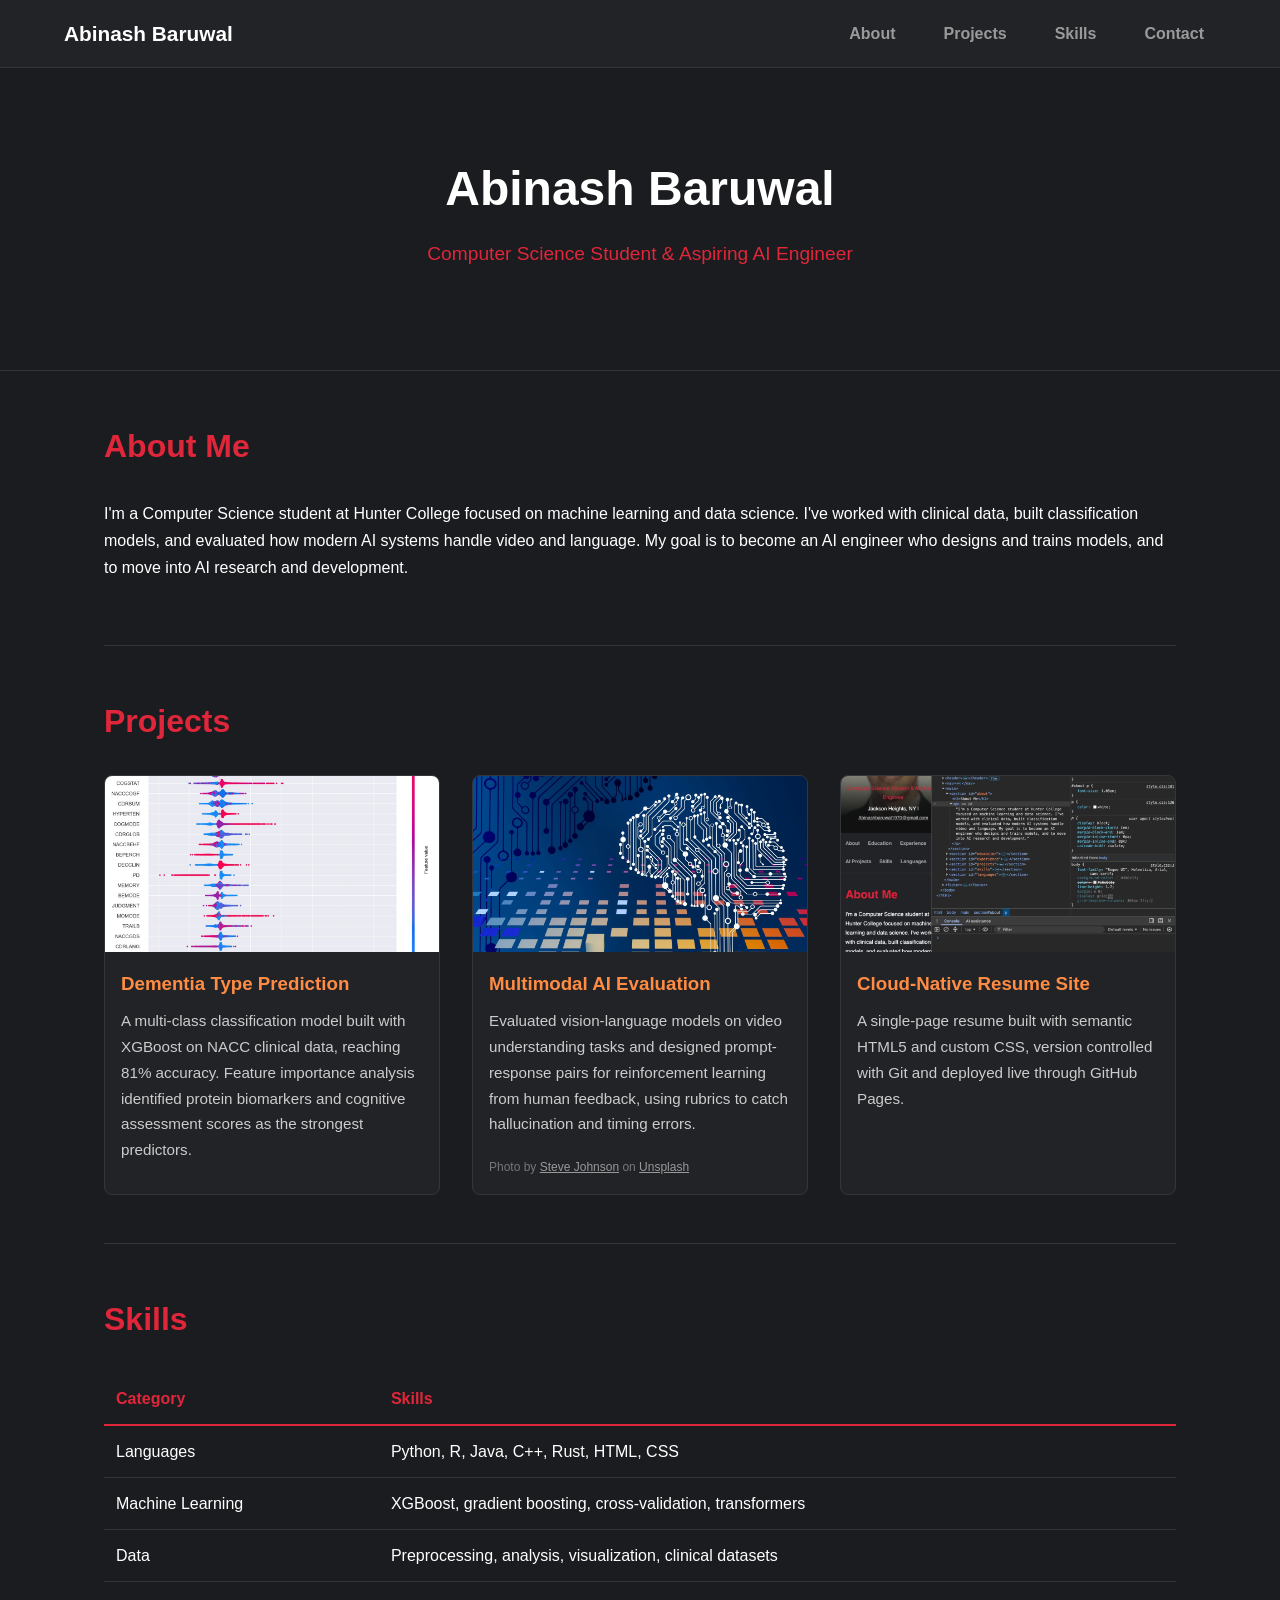
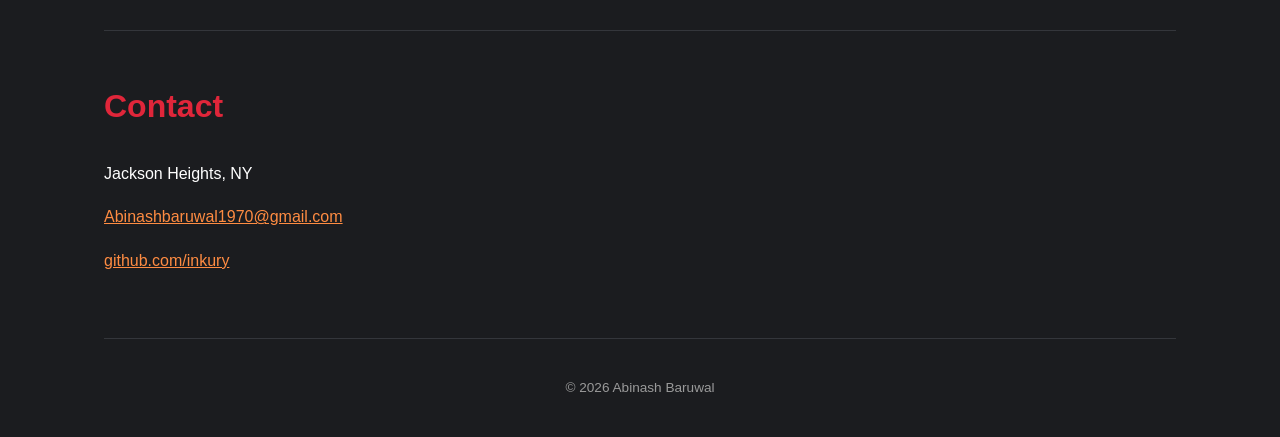
<file: index.html>
<!DOCTYPE html>
<html lang="en">
<head>
  <meta charset="UTF-8">
  <meta name="viewport" content="width=device-width, initial-scale=1.0">
  <title>Abinash Baruwal | Portfolio</title>
  <link rel="stylesheet" href="style.css">
</head>
<body>

  <nav class="navbar">
    <div class="logo">Abinash Baruwal</div>
    <ul class="nav-links">
      <li><a href="#about">About</a></li>
      <li><a href="#projects">Projects</a></li>
      <li><a href="#skills">Skills</a></li>
      <li><a href="#contact">Contact</a></li>
    </ul>
  </nav>

  <header class="hero">
    <h1>Abinash Baruwal</h1>
    <p class="tagline">Computer Science Student &amp; Aspiring AI Engineer</p>
  </header>

  <main>

    <section id="about">
      <h2>About Me</h2>
      <p>I'm a Computer Science student at Hunter College focused on machine learning and data science. I've worked with clinical data, built classification models, and evaluated how modern AI systems handle video and language. My goal is to become an AI engineer who designs and trains models, and to move into AI research and development.</p>
    </section>

    <section id="projects">
      <h2>Projects</h2>

      <div class="grid">

        <article class="card">
          <img src="assets/project1.jpg" alt="Data visualization of model results">
          <h3>Dementia Type Prediction</h3>
          <p>A multi-class classification model built with XGBoost on NACC clinical data, reaching 81% accuracy. Feature importance analysis identified protein biomarkers and cognitive assessment scores as the strongest predictors.</p>
        </article>

        <article class="card">
          <img src="assets/project2.jpg" alt="Abstract visual representing artificial intelligence">
          <h3>Multimodal AI Evaluation</h3>
          <p>Evaluated vision-language models on video understanding tasks and designed prompt-response pairs for reinforcement learning from human feedback, using rubrics to catch hallucination and timing errors.</p>
          <p class="credit">Photo by <a href="https://unsplash.com/@steve_j">Steve Johnson</a> on <a href="https://unsplash.com/">Unsplash</a></p>
        </article>

        <article class="card">
          <img src="assets/project3.jpg" alt="Screenshot of my resume website">
          <h3>Cloud-Native Resume Site</h3>
          <p>A single-page resume built with semantic HTML5 and custom CSS, version controlled with Git and deployed live through GitHub Pages.</p>
        </article>

      </div>
    </section>

    <section id="skills">
      <h2>Skills</h2>
      <table>
        <thead>
          <tr>
            <th>Category</th>
            <th>Skills</th>
          </tr>
        </thead>
        <tbody>
          <tr>
            <td>Languages</td>
            <td>Python, R, Java, C++, Rust, HTML, CSS</td>
          </tr>
          <tr>
            <td>Machine Learning</td>
            <td>XGBoost, gradient boosting, cross-validation, transformers</td>
          </tr>
          <tr>
            <td>Data</td>
            <td>Preprocessing, analysis, visualization, clinical datasets</td>
          </tr>
        </tbody>
      </table>
    </section>

    <section id="contact">
      <h2>Contact</h2>
      <p>Jackson Heights, NY</p>
      <p><a href="mailto:Abinashbaruwal1970@gmail.com">Abinashbaruwal1970@gmail.com</a></p>
      <p><a href="https://github.com/inkury">github.com/inkury</a></p>
    </section>

  </main>

  <footer>
    <p>&copy; 2026 Abinash Baruwal</p>
  </footer>

</body>
</html>
</file>
<file: style.css>
/* Base */

:root {
  --bg: #1b1c1f;
  --panel: #222327;
  --line: #34363b;
  --red: #e0263a;
  --orange: #ff8c42;
}

* {
  box-sizing: border-box;
}

body {
  font-family: "Segoe UI", Helvetica, Arial, sans-serif;
  background-color: var(--bg);
  color: white;
  line-height: 1.7;
  margin: 0;
  font-size: 1rem;
}

/* Task 1: Flexbox navigation */

.navbar {
  display: flex;
  justify-content: space-between;
  align-items: center;
  padding: 1rem 5%;
  background-color: var(--panel);
  border-bottom: 1px solid var(--line);
  position: sticky;
  top: 0;
}

.logo {
  font-size: 1.3rem;
  font-weight: bold;
  color: white;
}

.nav-links {
  display: flex;
  align-items: center;
  gap: 1.5rem;
  list-style: none;
  margin: 0;
  padding: 0;
}

.nav-links a {
  color: #9a9a9a;
  text-decoration: none;
  font-weight: bold;
  padding: 0.5rem 0.75rem;
  border-radius: 4px;
}

.nav-links a:hover {
  color: white;
  background-color: var(--red);
}

/* Hero */

.hero {
  padding: 5rem 5%;
  text-align: center;
  border-bottom: 1px solid var(--line);
}

.hero h1 {
  font-size: 3rem;
  margin: 0;
}

.tagline {
  color: var(--red);
  font-size: 1.2rem;
  margin-top: 0.5rem;
}

/* Sections */

main {
  max-width: 75rem;
  margin: 0 auto;
  padding: 0 5%;
}

section {
  padding: 3rem 0;
  border-bottom: 1px solid var(--line);
}

h2 {
  font-size: 2rem;
  color: var(--red);
  margin-top: 0;
}

/* Task 2: Grid showcase */

.grid {
  display: grid;
  grid-template-columns: repeat(3, 1fr);
  grid-gap: 2rem;
}

.card {
  background-color: var(--panel);
  border: 1px solid var(--line);
  border-radius: 8px;
  overflow: hidden;
}

.card img {
  width: 100%;
  height: 11rem;
  object-fit: cover;
  display: block;
}

.card h3 {
  color: var(--orange);
  margin: 1rem 1rem 0.5rem;
}

.card p {
  margin: 0 1rem 1.25rem;
  font-size: 0.95rem;
  color: #cccccc;
}

.card .credit {
  margin: 0 1rem 1rem;
  font-size: 0.75rem;
  color: #777;
}

.card .credit a {
  color: #999;
}

/* Table */

table {
  width: 100%;
  border-collapse: collapse;
}

th,
td {
  border-bottom: 1px solid var(--line);
  padding: 0.75rem;
  text-align: left;
}

th {
  color: var(--red);
  border-bottom: 2px solid var(--red);
}

/* Links and footer */

a {
  color: var(--orange);
}

footer {
  text-align: center;
  padding: 1.5rem;
  font-size: 0.85rem;
  color: #9a9a9a;
}

/* Task 3: Mobile breakpoint */

@media (max-width: 768px) {

  /* Nav stacks vertically */
  .navbar {
    flex-direction: column;
    gap: 1rem;
  }

  .nav-links {
    flex-direction: column;
    gap: 0.5rem;
    text-align: center;
  }

  /* Grid collapses to one column */
  .grid {
    grid-template-columns: 1fr;
  }

  /* Smaller type for small screens */
  body {
    font-size: 0.95rem;
  }

  .hero {
    padding: 3rem 5%;
  }

  .hero h1 {
    font-size: 2rem;
  }

  h2 {
    font-size: 1.5rem;
  }
  /* Keep the table from forcing horizontal scroll */
  table {
    table-layout: fixed;
  }

  th,
  td {
    overflow-wrap: break-word;
  }
}
</file>
